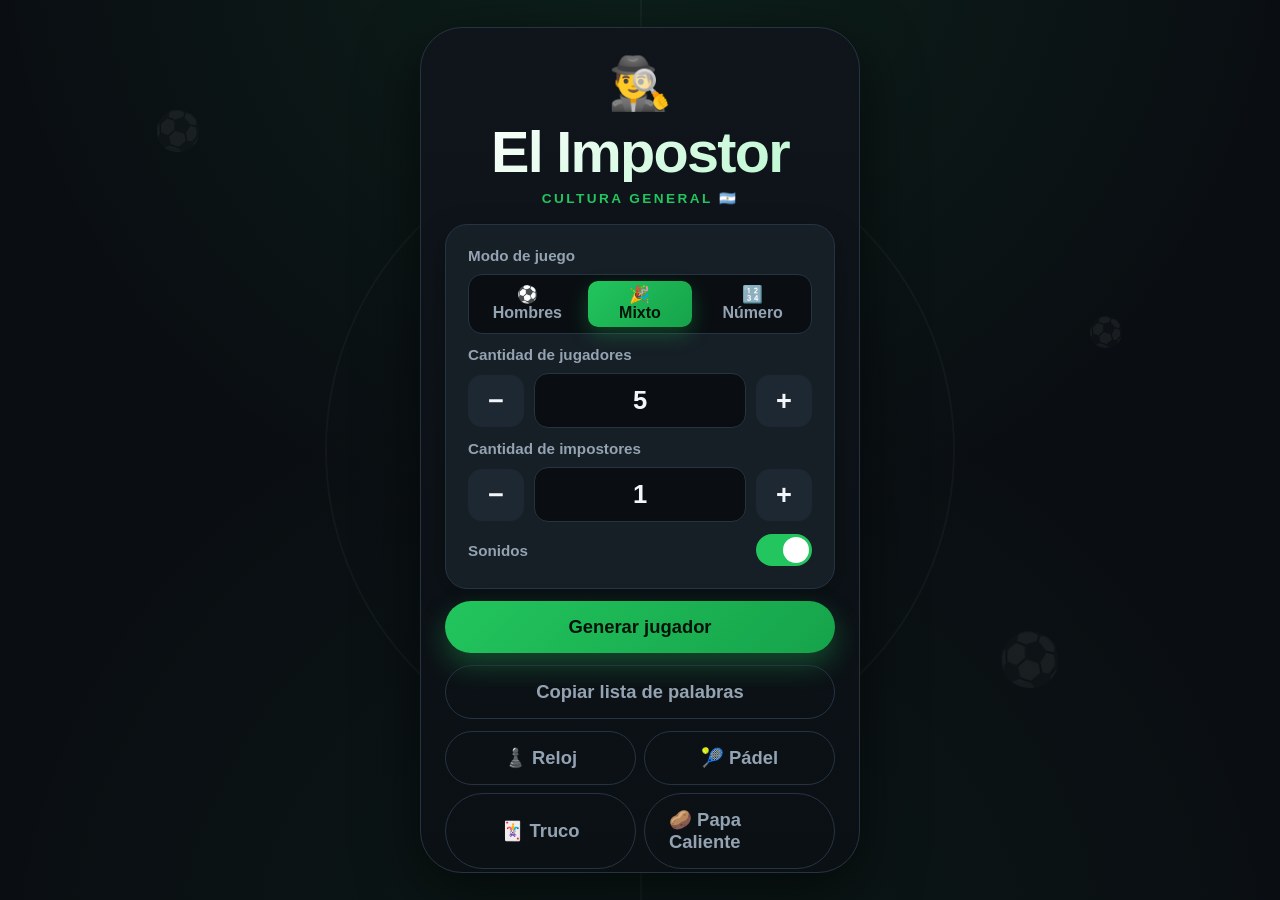
<file: index.html>
<!DOCTYPE html>
<html lang="es">
<head>
  <meta charset="UTF-8" />
  <!-- viewport-fit=cover para aprovechar toda la pantalla en iPhone (notch) -->
  <meta name="viewport" content="width=device-width, initial-scale=1.0, maximum-scale=1.0, user-scalable=no, viewport-fit=cover" />
  <meta name="theme-color" content="#0a0e12" />
  <meta name="apple-mobile-web-app-capable" content="yes" />
  <meta name="apple-mobile-web-app-status-bar-style" content="black-translucent" />
  <title>El Impostor 🕵️‍♂️ · Fútbol, Mixto o Número</title>
  <link rel="stylesheet" href="styles.css?v=1.13.0" />
</head>
<body>
  <!-- Fondo decorativo sutil de fútbol (líneas de cancha + pelotas) -->
  <div class="pitch-bg" aria-hidden="true">
    <div class="pitch-circle"></div>
    <div class="pitch-line"></div>
    <span class="ball b1">⚽</span>
    <span class="ball b2">⚽</span>
    <span class="ball b3">⚽</span>
  </div>

  <!-- Marco tipo app de celular -->
  <main class="phone">

    <!-- ============ PANTALLA 1: CONFIGURACIÓN ============ -->
    <section class="screen is-active" id="screen-config" aria-label="Configuración">
      <div class="brand">
        <div class="brand-emoji">🕵️‍♂️</div>
        <h1 class="title">El Impostor</h1>
        <p class="subtitle" id="app-subtitle">Cultura general 🇦🇷</p>
      </div>

      <div class="card config-card">
        <div class="field">
          <span class="field-label">Modo de juego</span>
          <div class="segmented mode-seg" role="tablist" aria-label="Modo de juego">
            <button type="button" class="seg-btn" role="tab" data-modo="hombres"><span class="seg-ico">⚽</span>Hombres</button>
            <button type="button" class="seg-btn" role="tab" data-modo="mixto"><span class="seg-ico">🎉</span>Mixto</button>
            <button type="button" class="seg-btn" role="tab" data-modo="numero"><span class="seg-ico">🔢</span>Número</button>
          </div>
        </div>

        <label class="field">
          <span class="field-label">Cantidad de jugadores</span>
          <div class="stepper">
            <button type="button" class="step-btn" data-step="players" data-dir="-1" aria-label="Menos jugadores">−</button>
            <input type="number" id="inp-players" value="5" min="2" max="20" inputmode="numeric" readonly />
            <button type="button" class="step-btn" data-step="players" data-dir="1" aria-label="Más jugadores">+</button>
          </div>
        </label>

        <label class="field" id="field-impostors">
          <span class="field-label">Cantidad de impostores</span>
          <div class="stepper">
            <button type="button" class="step-btn" data-step="impostors" data-dir="-1" aria-label="Menos impostores">−</button>
            <input type="number" id="inp-impostors" value="1" min="1" max="19" inputmode="numeric" readonly />
            <button type="button" class="step-btn" data-step="impostors" data-dir="1" aria-label="Más impostores">+</button>
          </div>
        </label>

        <!-- sólo en modo Número: hasta qué número se sortea -->
        <div class="field" id="field-rango" hidden>
          <span class="field-label">Número entre 1 y…</span>
          <div class="segmented rango-presets" role="group" aria-label="Número máximo">
            <button type="button" class="seg-btn" data-rango="10">10</button>
            <button type="button" class="seg-btn" data-rango="50">50</button>
            <button type="button" class="seg-btn" data-rango="100">100</button>
            <button type="button" class="seg-btn" data-rango="1000">1000</button>
          </div>
        </div>

        <label class="toggle-row">
          <span class="field-label">Sonidos</span>
          <input type="checkbox" id="inp-sound" class="toggle" checked />
          <span class="toggle-track" aria-hidden="true"></span>
        </label>

        <p class="hint" id="config-hint"></p>
      </div>

      <button class="btn btn-primary" id="btn-generate">Generar jugador</button>
      <button class="btn btn-ghost" id="btn-copy">Copiar lista de jugadores</button>
      <div class="extras-row">
        <button class="btn btn-ghost" id="btn-open-clock">♟️ Reloj</button>
        <button class="btn btn-ghost" id="btn-open-padel">🎾 Pádel</button>
        <button class="btn btn-ghost" id="btn-open-truco">🃏 Truco</button>
        <a class="btn btn-ghost" id="btn-open-papa" href="papa.html">🥔 Papa Caliente</a>
      </div>

      <p class="version" id="app-version">v0.0.0</p>
    </section>

    <!-- ============ PANTALLA 2: PASAR EL CELULAR ============ -->
    <section class="screen" id="screen-handoff" aria-label="Pasar el celular">
      <p class="counter" id="counter">Jugador 1 de 5</p>
      <div class="card handoff-card">
        <div class="handoff-emoji">📲</div>
        <h2 class="handoff-title">Pasale el celu a este jugador</h2>
        <p class="handoff-sub">Cuando lo tengas en la mano, mirá tu rol en privado.</p>
      </div>
      <button class="btn btn-primary" id="btn-reveal">Ver mi rol</button>
    </section>

    <!-- ============ PANTALLA 3: REVELACIÓN DEL ROL ============ -->
    <section class="screen" id="screen-reveal" aria-label="Tu rol">
      <p class="counter" id="counter-reveal">Jugador 1 de 5</p>

      <!-- Tarjeta normal: muestra el futbolista en grande -->
      <div class="card reveal-card reveal-player" id="reveal-player">
        <p class="reveal-eyebrow" id="reveal-eyebrow">Tu palabra es</p>
        <p class="player-name" id="player-name">—</p>
        <p class="reveal-foot">Memorizalo y no lo digas en voz alta.</p>
      </div>

      <!-- Tarjeta impostor -->
      <div class="card reveal-card reveal-impostor" id="reveal-impostor" hidden>
        <p class="impostor-emoji">🤫</p>
        <p class="impostor-text">Sos el impostor</p>
        <p class="reveal-foot">Disimulá. Nadie debe darse cuenta.</p>
      </div>

      <button class="btn btn-primary" id="btn-next">Siguiente jugador</button>
    </section>

    <!-- ============ PANTALLA 4: FINAL ============ -->
    <section class="screen" id="screen-final" aria-label="Fin del reparto">
      <div class="card final-card">
        <div class="final-emoji">🎉⚽</div>
        <h2 class="final-title">Todos recibieron su rol.<br />¡Empieza el juego!</h2>
      </div>
      <button class="btn btn-primary" id="btn-newgame">Nueva partida</button>
      <button class="btn btn-ghost" id="btn-back-config">Cambiar configuración</button>

      <p class="version">v0.0.0</p>
    </section>

    <!-- ============ MODO NÚMERO · A: QUIÉN ADIVINA ============ -->
    <section class="screen" id="screen-num-hide" aria-label="Quién adivina">
      <p class="counter" id="num-round">Ronda 1</p>
      <div class="card handoff-card">
        <div class="handoff-emoji">🙈</div>
        <p class="handoff-sub">Adivina</p>
        <h2 class="handoff-title num-who" id="num-who">Jugador 1</h2>
        <p class="handoff-sub">No tiene que mirar la pantalla. El resto, tocá «Mostrar número».</p>
      </div>
      <button class="btn btn-primary" id="btn-num-show">Mostrar número</button>
    </section>

    <!-- ============ MODO NÚMERO · B: EL NÚMERO (para todos menos el que adivina) ============ -->
    <section class="screen" id="screen-num-show" aria-label="El número">
      <p class="counter" id="num-who-show">🙈 Jugador 1 no mira</p>
      <div class="card reveal-card">
        <p class="reveal-eyebrow">El número es</p>
        <p class="player-name num-value" id="num-value">—</p>
        <p class="reveal-foot">Memorícenlo y pásenle el celu al que adivina.</p>
      </div>
      <button class="btn btn-primary" id="btn-num-hide">Ocultar y adivinar</button>
    </section>

    <!-- ============ MODO NÚMERO · C: ADIVINAR ============ -->
    <section class="screen" id="screen-num-guess" aria-label="Adiviná el número">
      <p class="counter" id="num-who-guess">Jugador 1</p>
      <div class="card guess-card">
        <h2 class="handoff-title">¿Qué número es?</h2>
        <p class="handoff-sub" id="num-range">Entre 1 y 100</p>
        <form class="guess-form" id="num-form" autocomplete="off" novalidate>
          <input type="number" id="inp-guess" class="guess-input" inputmode="numeric" min="1" max="100" placeholder="?" />
          <button type="submit" class="btn btn-primary" id="btn-guess">Probar</button>
        </form>
        <p class="guess-feedback" id="num-feedback"></p>
        <p class="guess-tries" id="num-tries">Intentos: 0</p>
      </div>
      <button class="btn btn-ghost" id="btn-num-again">Otra ronda</button>
      <button class="btn btn-ghost" id="btn-num-config">Cambiar configuración</button>
    </section>

    <!-- ============ PANTALLA 5: CONFIG DEL RELOJ DE AJEDREZ ============ -->
    <section class="screen" id="screen-clock-config" aria-label="Configurar reloj de ajedrez">
      <div class="brand">
        <div class="brand-emoji">♟️</div>
        <h1 class="title">Reloj</h1>
        <p class="subtitle">Reloj de ajedrez</p>
      </div>

      <div class="card config-card">
        <label class="field">
          <span class="field-label">Minutos por jugador</span>
          <div class="stepper">
            <button type="button" class="step-btn" data-step="minutes" data-dir="-1" aria-label="Menos minutos">−</button>
            <input type="number" id="inp-minutes" value="5" min="1" max="60" inputmode="numeric" readonly />
            <button type="button" class="step-btn" data-step="minutes" data-dir="1" aria-label="Más minutos">+</button>
          </div>
        </label>

        <div class="field">
          <span class="field-label">Rápidos</span>
          <div class="segmented clock-presets" role="group" aria-label="Minutos rápidos">
            <button type="button" class="seg-btn" data-preset="1">1'</button>
            <button type="button" class="seg-btn" data-preset="3">3'</button>
            <button type="button" class="seg-btn" data-preset="5">5'</button>
            <button type="button" class="seg-btn" data-preset="10">10'</button>
          </div>
        </div>
      </div>

      <button class="btn btn-primary" id="btn-clock-start">Empezar</button>
      <button class="btn btn-ghost" id="btn-clock-back">Volver</button>
    </section>

    <!-- ============ PANTALLA 6: RELOJ DE AJEDREZ EN JUEGO ============ -->
    <section class="screen" id="screen-clock" aria-label="Reloj de ajedrez">
      <div class="clock-wrap">
        <!-- mitad superior: rotada 180° para el jugador de enfrente -->
        <button type="button" class="clock-half clock-top" id="clock-top">
          <span class="clock-time" id="time-top">5:00</span>
          <span class="clock-tap">Tocá para pasar el turno</span>
        </button>

        <div class="clock-controls">
          <button type="button" class="clock-ctrl" id="clock-pause" aria-label="Pausar / reanudar">⏸</button>
          <button type="button" class="clock-ctrl" id="clock-reset" aria-label="Reiniciar">↺</button>
          <button type="button" class="clock-ctrl" id="clock-exit" aria-label="Salir">✕</button>
        </div>

        <!-- mitad inferior: jugador de este lado -->
        <button type="button" class="clock-half clock-bottom" id="clock-bottom">
          <span class="clock-time" id="time-bottom">5:00</span>
          <span class="clock-tap">Tocá para pasar el turno</span>
        </button>
      </div>
    </section>

    <!-- ============ PÁDEL · CONFIGURACIÓN ============ -->
    <section class="screen" id="screen-padel-config" aria-label="Configurar partido de pádel">
      <div class="brand">
        <div class="brand-emoji">🎾</div>
        <h1 class="title">Pádel</h1>
        <p class="subtitle">Contador</p>
      </div>

      <div class="card config-card">
        <div class="field">
          <span class="field-label">Cancha</span>
          <div class="segmented padel-canchas" role="group" aria-label="Cancha">
            <button type="button" class="seg-btn" data-cancha="1">1</button>
            <button type="button" class="seg-btn" data-cancha="2">2</button>
            <button type="button" class="seg-btn" data-cancha="3">3</button>
            <button type="button" class="seg-btn" data-cancha="4">4</button>
          </div>
        </div>

        <div class="field">
          <span class="field-label">Hora del turno</span>
          <div class="stepper">
            <button type="button" class="step-btn" id="padel-hora-menos" aria-label="Media hora antes">−</button>
            <input type="text" id="padel-hora" value="17:00" readonly aria-label="Hora del turno" />
            <button type="button" class="step-btn" id="padel-hora-mas" aria-label="Media hora después">+</button>
          </div>
        </div>

        <div class="field">
          <span class="field-label">Equipos</span>
          <div class="padel-nombres">
            <input type="text" id="padel-nombre-a" class="text-input team-a" maxlength="18" placeholder="Equipo A" autocomplete="off" />
            <input type="text" id="padel-nombre-b" class="text-input team-b" maxlength="18" placeholder="Equipo B" autocomplete="off" />
          </div>
        </div>
      </div>

      <p class="hint" id="padel-config-aviso"></p>
      <button class="btn btn-primary" id="btn-padel-continuar" hidden>Continuar</button>
      <button class="btn btn-primary" id="btn-padel-empezar">Abrir tablero</button>
      <button class="btn btn-ghost" id="btn-padel-unirme">📲 Marcar desde mi celular</button>
      <button type="button" class="link-btn" id="btn-padel-volver">Volver</button>
    </section>

    <!-- ============ PÁDEL · TABLERO (tocar una mitad = punto de ese equipo) ============ -->
    <section class="screen" id="screen-padel" aria-label="Tablero de pádel">
      <div class="padel-wrap">
        <button type="button" class="padel-half team-a" id="padel-half-a">
          <span class="padel-name" id="padel-name-a">Equipo A</span>
          <span class="padel-pts" id="padel-pts-a">0</span>
          <span class="padel-games"><span class="padel-games-lbl">Games</span><b id="padel-games-a">0</b></span>
          <span class="padel-meta">Sets <b id="padel-sets-a">0</b></span>
        </button>

        <div class="padel-band">
          <div class="padel-info">
            <span class="padel-historial" id="padel-historial"></span>
            <span class="padel-sub"><span class="padel-etiqueta" id="padel-etiqueta"></span><span class="padel-conexion" id="padel-conexion">📡 conectando…</span></span>
          </div>
          <div class="padel-controls">
            <button type="button" class="clock-ctrl" id="padel-deshacer" aria-label="Deshacer último punto">↺</button>
            <button type="button" class="clock-ctrl" id="padel-links" aria-label="Links para marcar desde otro celular">🔗</button>
            <button type="button" class="clock-ctrl" id="padel-salir" aria-label="Salir">✕</button>
          </div>
        </div>

        <button type="button" class="padel-half team-b" id="padel-half-b">
          <span class="padel-name" id="padel-name-b">Equipo B</span>
          <span class="padel-pts" id="padel-pts-b">0</span>
          <span class="padel-games"><span class="padel-games-lbl">Games</span><b id="padel-games-b">0</b></span>
          <span class="padel-meta">Sets <b id="padel-sets-b">0</b></span>
        </button>

        <!-- fin de set (¿seguir o terminar?) y partido terminado -->
        <div class="padel-fin" id="padel-fin" hidden>
          <div class="card padel-fin-card">
            <p class="final-emoji" id="padel-fin-emoji">🎾</p>
            <h2 class="final-title" id="padel-fin-titulo">Set para Equipo A</h2>
            <p class="padel-fin-sets" id="padel-fin-sets"></p>
            <p class="padel-fin-total" id="padel-fin-total"></p>
          </div>
          <button class="btn btn-primary" id="btn-padel-seguir">Seguir jugando</button>
          <button class="btn btn-ghost" id="btn-padel-terminar">Terminar partido</button>
          <button class="btn btn-primary" id="btn-padel-nuevo">Nuevo partido</button>
          <button type="button" class="link-btn" id="btn-padel-fin-deshacer">↺ Deshacer</button>
        </div>
      </div>
    </section>

    <!-- ============ PÁDEL · LINKS PARA MARCAR DESDE OTRO CELULAR ============ -->
    <section class="screen" id="screen-padel-links" aria-label="Conectar celulares">
      <h2 class="handoff-title padel-links-titulo">Conectar celulares</h2>
      <div class="card padel-codigo-card">
        <p class="reveal-eyebrow">Este partido</p>
        <p class="padel-codigo" id="padel-codigo">Cancha 1 · 17:00</p>
        <p class="handoff-sub">En el otro celu: 🎾 Pádel → <b>Marcar desde mi celular</b> → elegir este partido.</p>
      </div>
      <p class="padel-o">o que escanee el QR de su equipo</p>
      <div class="padel-qrs">
        <div class="card padel-qr-card team-a">
          <p class="padel-qr-name" id="padel-qr-name-a">Equipo A</p>
          <div class="padel-qr" id="padel-qr-a"></div>
          <button class="btn btn-ghost padel-share" data-equipo="a">Enviar link</button>
        </div>
        <div class="card padel-qr-card team-b">
          <p class="padel-qr-name" id="padel-qr-name-b">Equipo B</p>
          <div class="padel-qr" id="padel-qr-b"></div>
          <button class="btn btn-ghost padel-share" data-equipo="b">Enviar link</button>
        </div>
      </div>
      <p class="hint" id="padel-links-aviso"></p>
      <button class="btn btn-primary" id="btn-padel-links-volver">Volver al tablero</button>
    </section>

    <!-- ============ PÁDEL · MARCAR DESDE MI CELULAR: ELEGIR PARTIDO ============ -->
    <section class="screen" id="screen-padel-join" aria-label="Elegir partido">
      <div class="brand">
        <div class="brand-emoji">📲</div>
        <h1 class="title">Marcar</h1>
        <p class="subtitle" id="padel-join-sub">Elegí tu partido</p>
      </div>

      <div class="card config-card">
        <!-- paso 1: partidos abiertos hoy -->
        <div class="padel-lista" id="padel-lista"></div>
        <p class="padel-join-estado" id="padel-join-estado"></p>

        <!-- paso 2: qué marca este celular -->
        <div class="padel-equipos" id="padel-join-equipos" hidden>
          <p class="padel-elegido" id="padel-elegido">Cancha 1 · 17:00</p>
          <span class="field-label">¿Qué vas a marcar?</span>
          <button type="button" class="btn padel-equipo-btn team-a" id="padel-unir-a">Equipo A</button>
          <button type="button" class="btn padel-equipo-btn team-b" id="padel-unir-b">Equipo B</button>
          <button type="button" class="btn padel-equipo-btn ambos" id="padel-unir-ambos">Los dos equipos</button>
        </div>
      </div>

      <button class="btn btn-ghost" id="btn-padel-actualizar">↻ Actualizar</button>
      <button type="button" class="link-btn" id="btn-padel-join-volver">Volver</button>
    </section>

    <!-- ============ PÁDEL · CONTROL (celular que marca) ============ -->
    <section class="screen" id="screen-padel-remote" aria-label="Marcar puntos">
      <div class="padel-remote-top">
        <p class="padel-estado" id="padel-remote-estado">Conectando…</p>
        <span class="padel-remote-links">
          <button type="button" class="link-btn" id="padel-remote-cambiar">Cambiar</button>
          <button type="button" class="link-btn" id="padel-remote-salir">Salir</button>
        </span>
      </div>

      <div class="card padel-mini">
        <div class="padel-mini-row team-a" id="padel-mini-a">
          <span class="padel-mini-name" id="padel-mini-name-a">Equipo A</span>
          <span class="padel-mini-sets" id="padel-mini-sets-a"></span>
          <span class="padel-mini-games" id="padel-mini-games-a">0</span>
          <span class="padel-mini-pts" id="padel-mini-pts-a">0</span>
        </div>
        <div class="padel-mini-row team-b" id="padel-mini-b">
          <span class="padel-mini-name" id="padel-mini-name-b">Equipo B</span>
          <span class="padel-mini-sets" id="padel-mini-sets-b"></span>
          <span class="padel-mini-games" id="padel-mini-games-b">0</span>
          <span class="padel-mini-pts" id="padel-mini-pts-b">0</span>
        </div>
        <p class="padel-etiqueta" id="padel-remote-etiqueta"></p>
      </div>

      <!-- botón gigante de mi equipo, o uno por equipo si marca los dos -->
      <div class="padel-botones">
        <button type="button" class="padel-boton team-a" id="padel-remote-punto-a" disabled>
          <span class="padel-boton-txt">Punto para</span>
          <span class="padel-boton-equipo" id="padel-remote-equipo-a">Equipo A</span>
        </button>
        <button type="button" class="padel-boton team-b" id="padel-remote-punto-b" disabled>
          <span class="padel-boton-txt">Punto para</span>
          <span class="padel-boton-equipo" id="padel-remote-equipo-b">Equipo B</span>
        </button>
      </div>
      <button class="btn btn-ghost" id="padel-remote-deshacer" disabled>↺ Deshacer mi punto</button>
    </section>

    <!-- ============ TRUCO · CONFIGURACIÓN ============ -->
    <section class="screen" id="screen-truco-config" aria-label="Configurar truco">
      <div class="brand">
        <div class="brand-emoji">🃏</div>
        <h1 class="title">Truco</h1>
        <p class="subtitle">Contador</p>
      </div>

      <div class="card config-card">
        <div class="field">
          <span class="field-label">Se juega a</span>
          <div class="segmented truco-metas" role="group" aria-label="Puntos para ganar">
            <button type="button" class="seg-btn" data-meta="15">15</button>
            <button type="button" class="seg-btn" data-meta="30">30</button>
          </div>
        </div>

        <div class="field">
          <span class="field-label">Equipos</span>
          <div class="padel-nombres">
            <input type="text" id="truco-nombre-a" class="text-input team-a" maxlength="14" placeholder="Nosotros" autocomplete="off" />
            <input type="text" id="truco-nombre-b" class="text-input team-b" maxlength="14" placeholder="Ellos" autocomplete="off" />
          </div>
        </div>
      </div>

      <button class="btn btn-primary" id="btn-truco-seguir" hidden>Seguir partido</button>
      <button class="btn btn-primary" id="btn-truco-empezar">Empezar</button>
      <button type="button" class="link-btn" id="btn-truco-volver">Volver</button>
    </section>

    <!-- ============ TRUCO · TABLERO (tocar una columna = +1 para ese equipo) ============ -->
    <section class="screen" id="screen-truco" aria-label="Tablero de truco">
      <div class="truco-wrap">
        <div class="truco-band">
          <span class="truco-meta" id="truco-meta">A 30</span>
          <div class="padel-controls">
            <button type="button" class="clock-ctrl" id="truco-deshacer" aria-label="Deshacer">↺</button>
            <button type="button" class="clock-ctrl" id="truco-salir" aria-label="Salir">✕</button>
          </div>
        </div>

        <div class="truco-cols">
          <div class="truco-col team-a">
            <button type="button" class="truco-tap" id="truco-tap-a">
              <span class="truco-name" id="truco-name-a">Nosotros</span>
              <span class="truco-pts" id="truco-pts-a">0</span>
              <span class="truco-etapa" id="truco-etapa-a"></span>
              <span class="truco-fosforos" id="truco-fosforos-a"></span>
            </button>
            <button type="button" class="truco-menos" id="truco-menos-a" aria-label="Restar un punto">−</button>
          </div>
          <div class="truco-col team-b">
            <button type="button" class="truco-tap" id="truco-tap-b">
              <span class="truco-name" id="truco-name-b">Ellos</span>
              <span class="truco-pts" id="truco-pts-b">0</span>
              <span class="truco-etapa" id="truco-etapa-b"></span>
              <span class="truco-fosforos" id="truco-fosforos-b"></span>
            </button>
            <button type="button" class="truco-menos" id="truco-menos-b" aria-label="Restar un punto">−</button>
          </div>
        </div>

        <div class="padel-fin" id="truco-fin" hidden>
          <div class="card padel-fin-card">
            <p class="final-emoji">🏆🃏</p>
            <h2 class="final-title" id="truco-fin-titulo">¡Ganó Nosotros!</h2>
            <p class="padel-fin-sets" id="truco-fin-total"></p>
          </div>
          <button class="btn btn-primary" id="btn-truco-revancha">Revancha</button>
          <button type="button" class="link-btn" id="truco-fin-deshacer">↺ Deshacer</button>
        </div>
      </div>
    </section>

  </main>

  <script src="script.js?v=1.13.0" defer></script>
  <script src="padel-reglas.js?v=1.13.0" defer></script>
  <script src="padel.js?v=1.13.0" defer></script>
  <script src="truco.js?v=1.13.0" defer></script>
</body>
</html>
</file>
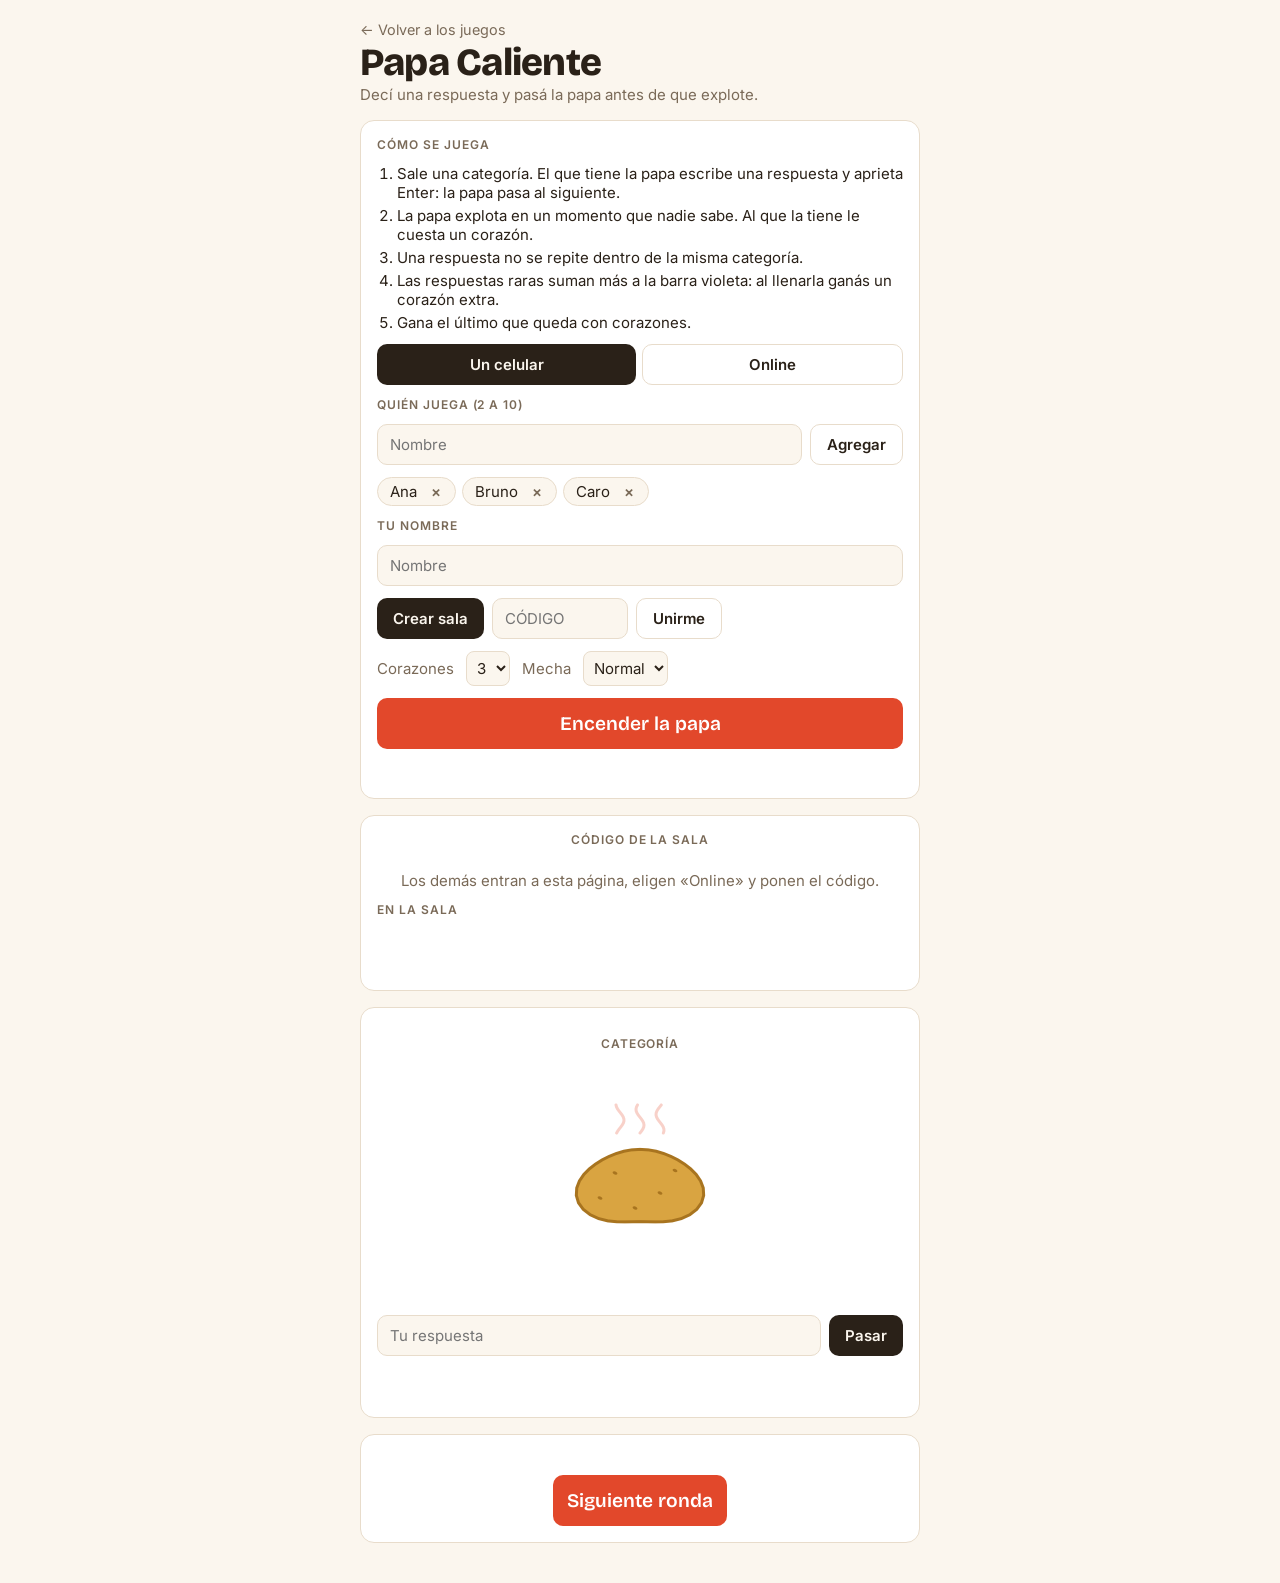
<file: papa.html>
<!doctype html>
<html lang="es">
<head>
<meta charset="utf-8">
<meta name="viewport" content="width=device-width, initial-scale=1, viewport-fit=cover">
<title>Papa Caliente</title>
<link rel="stylesheet" href="https://fonts.googleapis.com/css2?family=Bricolage+Grotesque:wght@600;800&family=Inter:wght@400;600&display=swap">
<style>
/* Layout: una sola columna centrada, tablero de juego tipo cocina; la papa es el centro */
:root{
  --bg:#fbf6ee;--panel:#fff;--fg:#2a2118;--muted:#7a6a58;--line:#e8dccb;
  --papa:#d9a441;--papa-dark:#a8741f;--fire:#e2482b;--ok:#2f8f5b;--rare:#7a4fd0;
  --display:"Bricolage Grotesque",system-ui,sans-serif;--body:Inter,system-ui,sans-serif;
}
@media (prefers-color-scheme:dark){:root:not([data-theme="light"]){--bg:#1a1511;--panel:#251e18;--fg:#f3e9dc;--muted:#b5a490;--line:#3a3028;--papa:#e0ad4c;--papa-dark:#b8862e;--fire:#ff6a4a;--ok:#4cc184;--rare:#a985f0;color-scheme:dark}}
:root[data-theme="dark"]{--bg:#1a1511;--panel:#251e18;--fg:#f3e9dc;--muted:#b5a490;--line:#3a3028;--papa:#e0ad4c;--papa-dark:#b8862e;--fire:#ff6a4a;--ok:#4cc184;--rare:#a985f0;color-scheme:dark}
html,body{height:100%}
body{background:var(--bg);color:var(--fg);font-family:var(--body);font-size:15px}
.wrap{max-width:560px;margin:0 auto;padding-block:20px 40px;padding-left:max(16px,env(safe-area-inset-left,0px));padding-right:max(16px,env(safe-area-inset-right,0px));display:flex;flex-direction:column;gap:16px}
h1{font-family:var(--display);font-weight:800;font-size:2.4rem;margin:0;letter-spacing:-.02em;text-wrap:balance}
.sub{color:var(--muted);margin:0}
.card{background:var(--panel);border:1px solid var(--line);border-radius:14px;padding:16px;display:flex;flex-direction:column;gap:12px}
.lbl{font-size:.75rem;text-transform:uppercase;letter-spacing:.08em;color:var(--muted);font-weight:600}
ol.rules{margin:0;padding-left:20px;display:flex;flex-direction:column;gap:4px}
.row{display:flex;gap:8px;flex-wrap:wrap}
input[type=text]{flex:1;min-width:0;font:inherit;padding:10px 12px;border:1px solid var(--line);border-radius:10px;background:var(--bg);color:var(--fg)}
button{font:inherit;font-weight:600;border:0;border-radius:10px;padding:10px 16px;cursor:pointer;background:var(--fg);color:var(--bg)}
button.ghost{background:transparent;color:var(--fg);border:1px solid var(--line)}
button.big{font-family:var(--display);font-size:1.2rem;padding:14px;background:var(--fire);color:#fff}
button:focus-visible,input:focus-visible{outline:3px solid var(--papa);outline-offset:2px}
.chips{display:flex;flex-wrap:wrap;gap:6px}
.chip{background:var(--bg);border:1px solid var(--line);border-radius:999px;padding:4px 6px 4px 12px;display:flex;align-items:center;gap:6px}
.chip button{padding:0 8px;background:transparent;color:var(--muted)}
.opts{display:flex;gap:12px;flex-wrap:wrap;align-items:center;color:var(--muted)}
select{font:inherit;padding:6px;border-radius:8px;border:1px solid var(--line);background:var(--bg);color:var(--fg)}
/* juego */
.players{display:grid;grid-template-columns:repeat(auto-fill,minmax(120px,1fr));gap:8px}
.pl{border:1px solid var(--line);border-radius:10px;padding:8px 10px;background:var(--panel);display:flex;flex-direction:column;gap:4px}
.pl.on{border-color:var(--fire);box-shadow:0 0 0 2px var(--fire)}
.pl.out{opacity:.4}
.pl .n{font-weight:600;overflow:hidden;text-overflow:ellipsis;white-space:nowrap}
.hearts{color:var(--fire);letter-spacing:1px}
.bar{height:5px;background:var(--line);border-radius:3px;overflow:hidden}
.bar i{display:block;height:100%;background:var(--rare);transition:width .3s}
.cat{font-family:var(--display);font-size:1.6rem;font-weight:800;text-align:center;text-wrap:balance;margin:0}
.stage{display:flex;justify-content:center;padding:8px 0}
canvas{width:200px;height:200px;max-width:100%}
.turn{text-align:center;font-size:1.1rem}
.turn b{color:var(--fire)}
.msg{text-align:center;min-height:1.4em;font-weight:600}
.msg.ok{color:var(--ok)}.msg.bad{color:var(--fire)}.msg.rare{color:var(--rare)}
.used{display:flex;flex-wrap:wrap;gap:6px;justify-content:center}
.used span{font-size:.85rem;padding:2px 10px;border-radius:999px;background:var(--bg);border:1px solid var(--line)}
.used span.r2{border-color:var(--papa-dark)}.used span.r3{border-color:var(--rare);color:var(--rare)}
.boom{text-align:center;display:flex;flex-direction:column;gap:12px;align-items:center}
.boom h2{font-family:var(--display);font-size:2rem;margin:0;color:var(--fire)}
@media (prefers-reduced-motion:reduce){*{transition:none!important}}
</style>
<style>
body{margin:0}
.tabs{display:flex;gap:6px}.tabs button{flex:1}.tabs button[aria-pressed=false]{background:transparent;color:var(--fg);border:1px solid var(--line)}
.code{font-family:var(--display);font-size:2rem;font-weight:800;letter-spacing:.15em;text-align:center}
.back{color:var(--muted);text-decoration:none;font-size:.9rem}
</style>
</head>
<body>
<div class="wrap">
  <header>
    <a class="back" href="index.html">← Volver a los juegos</a>
    <h1>Papa Caliente</h1>
    <p class="sub">Decí una respuesta y pasá la papa antes de que explote.</p>
  </header>

  <section id="setup" class="card">
    <div class="lbl">Cómo se juega</div>
    <ol class="rules">
      <li>Sale una categoría. El que tiene la papa escribe una respuesta y aprieta Enter: la papa pasa al siguiente.</li>
      <li>La papa explota en un momento que nadie sabe. Al que la tiene le cuesta un corazón.</li>
      <li>Una respuesta no se repite dentro de la misma categoría.</li>
      <li>Las respuestas raras suman más a la barra violeta: al llenarla ganás un corazón extra.</li>
      <li>Gana el último que queda con corazones.</li>
    </ol>
    <div class="tabs" role="group" aria-label="Modo">
      <button type="button" id="tabLocal" aria-pressed="true">Un celular</button>
      <button type="button" id="tabOnline" aria-pressed="false">Online</button>
    </div>

    <div id="localBox" class="card" style="padding:0;border:0">
      <div class="lbl">Quién juega (2 a 10)</div>
      <form id="addForm" class="row">
        <input type="text" id="nameIn" placeholder="Nombre" maxlength="16" autocomplete="off">
        <button type="submit" class="ghost">Agregar</button>
      </form>
      <div id="chips" class="chips"></div>
    </div>

    <div id="onlineBox" class="card" style="padding:0;border:0" hidden>
      <div class="lbl">Tu nombre</div>
      <input type="text" id="myName" placeholder="Nombre" maxlength="16" autocomplete="off">
      <div class="row">
        <button type="button" id="hostBtn">Crear sala</button>
        <input type="text" id="codeIn" placeholder="Código" maxlength="4" autocomplete="off" style="text-transform:uppercase;max-width:110px">
        <button type="button" id="joinBtn" class="ghost">Unirme</button>
      </div>
    </div>

    <div class="opts" id="optsBox">
      <label for="livesSel">Corazones</label>
      <select id="livesSel"><option>2</option><option selected>3</option><option>4</option><option>5</option></select>
      <label for="speedSel">Mecha</label>
      <select id="speedSel"><option value="1.3">Larga</option><option value="1" selected>Normal</option><option value="0.7">Corta</option></select>
    </div>
    <button id="startBtn" class="big">Encender la papa</button>
    <div id="setupMsg" class="msg bad"></div>
  </section>

  <section id="lobby" class="card" hidden>
    <div class="lbl" style="text-align:center">Código de la sala</div>
    <div id="lobbyCode" class="code"></div>
    <p class="sub" style="text-align:center">Los demás entran a esta página, eligen «Online» y ponen el código.</p>
    <div class="lbl">En la sala</div>
    <div id="lobbyList" class="chips"></div>
    <div id="lobbyOpts" class="opts"></div>
    <button id="lobbyStart" class="big" hidden>Empezar</button>
    <div id="lobbyMsg" class="msg"></div>
  </section>

  <section id="game" class="card" hidden>
    <div id="players" class="players"></div>
    <div class="lbl" style="text-align:center">Categoría</div>
    <p id="cat" class="cat"></p>
    <div class="stage"><canvas id="cv" width="400" height="400"></canvas></div>
    <div id="turn" class="turn"></div>
    <form id="ansForm" class="row">
      <input type="text" id="ansIn" placeholder="Tu respuesta" autocomplete="off" maxlength="40">
      <button type="submit">Pasar</button>
    </form>
    <div id="msg" class="msg"></div>
    <div id="used" class="used"></div>
  </section>

  <section id="boom" class="card boom" hidden>
    <h2 id="boomT"></h2>
    <p id="boomP" style="margin:0"></p>
    <button id="nextBtn" class="big">Siguiente ronda</button>
  </section>
</div>
<script src="papa-categorias.js?v=1.13.0"></script>
<script src="papa.js?v=1.13.0"></script>
</body>
</html>
</file>
<file: styles.css>
/* ===================================================================
   El Impostor · Fútbol — Estilos
   Tema oscuro moderno, mobile-first, con onda de app de iPhone.
   =================================================================== */

/* ---------- Variables de diseño ---------- */
:root {
  --bg:         #0a0e12;   /* fondo general */
  --bg-2:       #0f151b;   /* fondo del "celular" */
  --card:       #161e26;   /* tarjetas */
  --card-2:     #1d2832;   /* tarjetas (hover/alt) */
  --border:     #263442;
  --text:       #f2f6fa;
  --text-soft:  #94a3b2;
  --accent:     #22c55e;   /* verde cancha */
  --accent-2:   #16a34a;
  --danger:     #ef4444;   /* impostor */
  --team-a:     #22c55e;   /* pádel: equipo A (verde) */
  --team-a-2:   #16a34a;
  --team-b:     #38bdf8;   /* pádel: equipo B (celeste) */
  --team-b-2:   #0ea5e9;
  --danger-2:   #b91c1c;
  --radius:     22px;
  --radius-sm:  14px;
  --shadow:     0 20px 60px rgba(0, 0, 0, 0.55);
  --ease:       cubic-bezier(0.22, 1, 0.36, 1); /* easing suave tipo iOS */
}

/* ---------- Reset básico ---------- */
* { margin: 0; padding: 0; box-sizing: border-box; }

html, body { height: 100%; }

/* el atributo hidden gana siempre (si no, .field{display:flex} lo pisa) */
[hidden] { display: none !important; }

body {
  font-family: -apple-system, BlinkMacSystemFont, "Segoe UI", Roboto, "Helvetica Neue", Arial, sans-serif;
  background: var(--bg);
  color: var(--text);
  display: grid;
  place-items: center;
  min-height: 100dvh;
  overflow: hidden;
  -webkit-font-smoothing: antialiased;
  -webkit-tap-highlight-color: transparent;
  user-select: none;
}

/* ===================================================================
   Fondo decorativo de fútbol (líneas de cancha + pelotas flotantes)
   =================================================================== */
.pitch-bg {
  position: fixed;
  inset: 0;
  overflow: hidden;
  z-index: 0;
  /* degradado verde muy sutil para insinuar el césped */
  background:
    radial-gradient(circle at 50% -10%, rgba(34, 197, 94, 0.10), transparent 55%),
    radial-gradient(circle at 50% 110%, rgba(34, 197, 94, 0.06), transparent 55%),
    var(--bg);
}

/* círculo central de la cancha */
.pitch-circle {
  position: absolute;
  top: 50%; left: 50%;
  width: 70vmin; height: 70vmin;
  transform: translate(-50%, -50%);
  border: 2px solid rgba(255, 255, 255, 0.035);
  border-radius: 50%;
}

/* línea de medio campo */
.pitch-line {
  position: absolute;
  top: 0; bottom: 0; left: 50%;
  width: 2px;
  background: rgba(255, 255, 255, 0.035);
}

/* pelotas decorativas que flotan suavemente */
.ball {
  position: absolute;
  font-size: 2.4rem;
  opacity: 0.06;
  filter: grayscale(0.2);
  animation: float 9s ease-in-out infinite;
}
.ball.b1 { top: 12%; left: 12%; animation-delay: 0s; }
.ball.b2 { top: 70%; left: 78%; animation-delay: 2.5s; font-size: 3.2rem; }
.ball.b3 { top: 35%; left: 85%; animation-delay: 5s; font-size: 1.8rem; }

@keyframes float {
  0%, 100% { transform: translateY(0) rotate(0deg); }
  50%      { transform: translateY(-22px) rotate(20deg); }
}

/* ===================================================================
   Marco tipo celular
   =================================================================== */
.phone {
  position: relative;
  z-index: 1;
  width: min(440px, 100vw);
  height: 100dvh;
  max-height: 920px;
  background: linear-gradient(180deg, var(--bg-2), #0b1015);
  border-radius: 0;
  padding: max(env(safe-area-inset-top), 26px) 24px max(env(safe-area-inset-bottom), 26px);
  display: flex;
  flex-direction: column;
  overflow: hidden;
}

/* En pantallas grandes el "celular" se ve flotando con marco redondeado */
@media (min-width: 480px) {
  .phone {
    height: min(880px, 94dvh);
    border-radius: 42px;
    border: 1px solid var(--border);
    box-shadow: var(--shadow);
  }
}

/* ===================================================================
   Sistema de pantallas + transiciones elegantes
   =================================================================== */
.screen {
  position: absolute;
  inset: 0;
  padding: inherit;
  display: none;
  flex-direction: column;
  gap: 18px;
  /* si el contenido no entra (iPhone SE/8), se scrollea en vez de cortarse */
  overflow-y: auto;
  overscroll-behavior: contain;
  scrollbar-width: none;
}
.screen::-webkit-scrollbar { display: none; }

/* centrado vertical con márgenes auto en vez de justify-content:center:
   cuando el contenido es más alto que la pantalla, los márgenes valen 0 y
   arranca arriba (center lo recortaba por los dos lados, sin scroll posible) */
.screen > :first-child { margin-top: auto; }
.screen > :last-child  { margin-bottom: auto; }

.screen.is-active {
  display: flex;
  animation: screen-in 0.5s var(--ease) both;
}

/* la pantalla que sale (clase temporal puesta por JS) */
.screen.is-leaving {
  display: flex;
  animation: screen-out 0.32s var(--ease) both;
  pointer-events: none;
}

@keyframes screen-in {
  from { opacity: 0; transform: translateX(34px) scale(0.98); }
  to   { opacity: 1; transform: translateX(0)    scale(1); }
}
@keyframes screen-out {
  from { opacity: 1; transform: translateX(0)     scale(1); }
  to   { opacity: 0; transform: translateX(-34px) scale(0.98); }
}

/* ===================================================================
   Tipografía y branding
   =================================================================== */
.brand { text-align: center; margin-bottom: 6px; }
.brand-emoji { font-size: 3.2rem; margin-bottom: 10px; }

.title {
  font-size: clamp(2.6rem, 11vw, 3.6rem);
  font-weight: 800;
  letter-spacing: -0.03em;
  line-height: 1;
  background: linear-gradient(135deg, #ffffff, #b7f7cd);
  -webkit-background-clip: text;
  background-clip: text;
  color: transparent;
}
.subtitle {
  margin-top: 8px;
  color: var(--accent);
  font-weight: 700;
  letter-spacing: 0.18em;
  text-transform: uppercase;
  font-size: 0.85rem;
}

/* ===================================================================
   Tarjetas
   =================================================================== */
.card {
  background: var(--card);
  border: 1px solid var(--border);
  border-radius: var(--radius);
  padding: 22px;
  box-shadow: 0 10px 30px rgba(0, 0, 0, 0.25);
}

/* ---------- Configuración ---------- */
.config-card { display: flex; flex-direction: column; gap: 18px; }

.field { display: flex; flex-direction: column; gap: 10px; }
.field-label {
  font-size: 0.95rem;
  font-weight: 600;
  color: var(--text-soft);
}

.stepper {
  display: grid;
  grid-template-columns: 56px 1fr 56px;
  gap: 10px;
  align-items: center;
}
.stepper input {
  background: var(--bg);
  border: 1px solid var(--border);
  border-radius: var(--radius-sm);
  color: var(--text);
  font-size: 1.6rem;
  font-weight: 800;
  text-align: center;
  padding: 12px 0;
  width: 100%;
  -moz-appearance: textfield;
}
.stepper input::-webkit-outer-spin-button,
.stepper input::-webkit-inner-spin-button { -webkit-appearance: none; margin: 0; }

.step-btn {
  height: 52px;
  border: none;
  border-radius: var(--radius-sm);
  background: var(--card-2);
  color: var(--text);
  font-size: 1.7rem;
  font-weight: 700;
  cursor: pointer;
  transition: transform 0.12s var(--ease), background 0.2s;
}
.step-btn:active { transform: scale(0.9); background: var(--accent); color: #04130a; }

/* ---------- Selector de modo (segmented control) ---------- */
.segmented {
  display: grid;
  grid-template-columns: 1fr 1fr;
  gap: 8px;
  background: var(--bg);
  border: 1px solid var(--border);
  border-radius: var(--radius-sm);
  padding: 6px;
}
.seg-btn {
  border: none;
  border-radius: 10px;
  background: transparent;
  color: var(--text-soft);
  font-family: inherit;
  font-size: 1rem;
  font-weight: 700;
  padding: 13px 8px;
  cursor: pointer;
  transition: transform 0.12s var(--ease), background 0.2s var(--ease), color 0.2s var(--ease);
}
.seg-btn:active { transform: scale(0.96); }
/* selector de modo con 3 opciones: emoji arriba, texto abajo para que entre en 375px */
.mode-seg { grid-template-columns: repeat(3, 1fr); }
.mode-seg .seg-btn {
  display: flex;
  flex-direction: column;
  align-items: center;
  padding: 5px 4px;
  line-height: 1.15;
}
.seg-ico { font-size: 1.05rem; line-height: 1.1; }

.seg-btn.is-selected {
  background: linear-gradient(135deg, var(--accent), var(--accent-2));
  color: #04130a;
  box-shadow: 0 8px 20px rgba(34, 197, 94, 0.28);
}

/* toggle de sonidos */
.toggle-row {
  display: flex;
  align-items: center;
  justify-content: space-between;
  position: relative;
}
.toggle { position: absolute; opacity: 0; width: 0; height: 0; }
.toggle-track {
  width: 56px; height: 32px;
  border-radius: 999px;
  background: var(--border);
  position: relative;
  transition: background 0.25s var(--ease);
}
.toggle-track::after {
  content: "";
  position: absolute;
  top: 3px; left: 3px;
  width: 26px; height: 26px;
  border-radius: 50%;
  background: #fff;
  transition: transform 0.25s var(--ease);
}
.toggle:checked + .toggle-track { background: var(--accent); }
.toggle:checked + .toggle-track::after { transform: translateX(24px); }

.hint {
  font-size: 0.85rem;
  color: var(--danger);
  min-height: 1.2em;
  text-align: center;
}
/* sin aviso no ocupa lugar: dejaba ~30 px vacíos al pie de la tarjeta */
.hint:empty { display: none; }

/* etiqueta de versión (da sensación de app cuidada) */
.version {
  text-align: center;
  font-size: 0.78rem;
  font-weight: 600;
  letter-spacing: 0.05em;
  color: var(--text-soft);
  opacity: 0.7;
}

/* ===================================================================
   Botones
   =================================================================== */
.btn {
  border: none;
  border-radius: 999px;
  padding: 18px 24px;
  font-size: 1.15rem;
  font-weight: 700;
  cursor: pointer;
  transition: transform 0.12s var(--ease), box-shadow 0.2s, opacity 0.2s;
  font-family: inherit;
}
.btn:active { transform: scale(0.96); }

.btn-primary {
  background: linear-gradient(135deg, var(--accent), var(--accent-2));
  color: #04130a;
  box-shadow: 0 12px 28px rgba(34, 197, 94, 0.32);
}
.btn-ghost {
  background: transparent;
  color: var(--text-soft);
  border: 1px solid var(--border);
}
.btn-ghost:active { background: var(--card); }

/* ===================================================================
   Pantalla: pasar el celular
   =================================================================== */
.counter {
  text-align: center;
  font-size: 1.05rem;
  font-weight: 700;
  color: var(--accent);
  letter-spacing: 0.04em;
}

.handoff-card { text-align: center; padding: 38px 24px; }
.handoff-emoji { font-size: 3.6rem; margin-bottom: 14px; animation: nudge 1.8s ease-in-out infinite; }
.handoff-title { font-size: 1.6rem; font-weight: 800; line-height: 1.15; }
.handoff-sub { margin-top: 12px; color: var(--text-soft); font-size: 1rem; }

@keyframes nudge {
  0%, 100% { transform: translateY(0); }
  50%      { transform: translateY(-8px); }
}

/* ===================================================================
   Pantalla: revelación del rol
   =================================================================== */
.reveal-card {
  text-align: center;
  padding: 44px 22px;
  /* animación de "flip" al aparecer, efecto carta */
  animation: flip-in 0.6s var(--ease) both;
}
@keyframes flip-in {
  from { opacity: 0; transform: rotateY(85deg) scale(0.92); }
  to   { opacity: 1; transform: rotateY(0)     scale(1); }
}

.reveal-eyebrow {
  color: var(--text-soft);
  text-transform: uppercase;
  letter-spacing: 0.2em;
  font-size: 0.8rem;
  font-weight: 700;
  margin-bottom: 14px;
}

/* nombre del jugador ENORME */
.player-name {
  font-size: clamp(2.4rem, 12vw, 4.4rem);
  font-weight: 900;
  line-height: 1.02;
  letter-spacing: -0.03em;
  background: linear-gradient(135deg, #ffffff, #8ef0b0);
  -webkit-background-clip: text;
  background-clip: text;
  color: transparent;
  word-break: break-word;
}

.reveal-foot { margin-top: 18px; color: var(--text-soft); font-size: 0.95rem; }

/* tarjeta impostor en rojo */
.reveal-impostor {
  background: linear-gradient(160deg, #2a1416, #1a0d0e);
  border-color: var(--danger-2);
  box-shadow: 0 14px 40px rgba(239, 68, 68, 0.22);
}
.impostor-emoji { font-size: 3.4rem; margin-bottom: 10px; }
.impostor-text {
  font-size: clamp(2.4rem, 11vw, 3.8rem);
  font-weight: 900;
  letter-spacing: -0.02em;
  color: var(--danger);
  text-shadow: 0 0 30px rgba(239, 68, 68, 0.4);
}

/* ===================================================================
   Pantalla final
   =================================================================== */
.final-card { text-align: center; padding: 44px 24px; }
.final-emoji { font-size: 3.8rem; margin-bottom: 16px; animation: pop 0.6s var(--ease) both; }
.final-title { font-size: 1.7rem; font-weight: 800; line-height: 1.25; }

@keyframes pop {
  0%   { transform: scale(0.4); opacity: 0; }
  70%  { transform: scale(1.12); }
  100% { transform: scale(1); opacity: 1; }
}

/* mensaje flotante de "copiado" */
.toast {
  position: fixed;
  left: 50%;
  bottom: max(env(safe-area-inset-bottom), 30px);
  transform: translateX(-50%) translateY(20px);
  background: var(--accent);
  color: #04130a;
  font-weight: 700;
  padding: 12px 22px;
  border-radius: 999px;
  opacity: 0;
  pointer-events: none;
  transition: opacity 0.25s var(--ease), transform 0.25s var(--ease);
  z-index: 10;
}
.toast.show { opacity: 1; transform: translateX(-50%) translateY(0); }

/* ===================================================================
   Modo Número
   =================================================================== */
.num-who { font-size: clamp(2rem, 10vw, 2.8rem); margin: 4px 0 2px; color: var(--accent); }
.num-value { font-size: clamp(4.4rem, 26vw, 7rem); font-variant-numeric: tabular-nums; }

.guess-card { text-align: center; padding: 30px 22px; }
.guess-form {
  display: grid;
  grid-template-columns: 1fr auto;
  gap: 10px;
  margin-top: 20px;
}
.guess-input {
  min-width: 0;
  background: var(--bg);
  border: 1px solid var(--border);
  border-radius: var(--radius-sm);
  color: var(--text);
  font-family: inherit;
  font-size: 1.8rem;
  font-weight: 800;
  text-align: center;
  padding: 10px 0;
  -moz-appearance: textfield;
  -webkit-user-select: text;   /* el body tiene user-select:none; iOS no deja tipear sin esto */
  user-select: text;
}
.guess-input::-webkit-outer-spin-button,
.guess-input::-webkit-inner-spin-button { -webkit-appearance: none; margin: 0; }
.guess-input:focus { outline: none; border-color: var(--accent); }
.guess-input:disabled { opacity: 0.5; }
.guess-form .btn { padding: 14px 22px; }
.guess-form .btn:disabled { opacity: 0.5; }

.guess-feedback { margin-top: 16px; min-height: 1.4em; font-size: 1.3rem; font-weight: 800; }
.guess-feedback.is-ok { color: var(--accent); }
.guess-feedback.is-err { color: var(--danger); font-size: 0.95rem; font-weight: 600; }
.guess-tries { margin-top: 6px; color: var(--text-soft); font-size: 0.9rem; font-weight: 600; }

/* ===================================================================
   Reloj de ajedrez
   =================================================================== */

/* presets rápidos: 4 columnas en vez de 2 */
.clock-presets, .rango-presets { grid-template-columns: repeat(4, 1fr); }

/* la pantalla del reloj ocupa todo el alto, sin padding */
#screen-clock {
  padding: 0;
  justify-content: stretch;
  gap: 0;
  overflow: hidden;   /* zona de toques: nunca debe scrollear */
}

.clock-wrap {
  position: relative;
  width: 100%;
  height: 100%;
  display: flex;
  flex-direction: column;
}

/* cada mitad es una zona tocable enorme */
.clock-half {
  flex: 1 1 0;
  display: flex;
  flex-direction: column;
  align-items: center;
  justify-content: center;
  gap: 10px;
  border: none;
  cursor: pointer;
  color: var(--text);
  font-family: inherit;
  background: var(--card);
  transition: background 0.2s var(--ease), opacity 0.2s var(--ease);
  opacity: 0.55;   /* atenuada cuando NO es su turno */
}

/* la mitad de arriba se lee al revés (jugador de enfrente) */
.clock-top { transform: rotate(180deg); border-bottom: 1px solid var(--border); }
.clock-bottom { border-top: 1px solid var(--border); }

/* mitad activa: iluminada en verde */
.clock-half.is-active {
  opacity: 1;
  background: linear-gradient(160deg, #12351f, #0d2417);
}

/* poco tiempo: en rojo y parpadeando */
.clock-half.is-low {
  background: linear-gradient(160deg, #2a1416, #1a0d0e);
  animation: clock-blink 1s steps(2, start) infinite;
}
.clock-half.is-low .clock-time { color: var(--danger); }

/* bandera caída: perdió */
.clock-half.is-flag {
  opacity: 1;
  background: linear-gradient(160deg, #3a0f13, #200a0c);
}
.clock-half.is-flag .clock-time { color: var(--danger); }
.clock-half.is-flag .clock-tap { visibility: hidden; position: relative; }
.clock-half.is-flag .clock-tap::after {
  content: "⚑ Se acabó el tiempo";
  visibility: visible;
  position: absolute;
  left: 0; right: 0;
}

@keyframes clock-blink {
  50% { filter: brightness(1.35); }
}

.clock-time {
  font-size: clamp(3.6rem, 20vw, 6rem);
  font-weight: 900;
  letter-spacing: -0.03em;
  font-variant-numeric: tabular-nums;
  line-height: 1;
}
.clock-tap {
  font-size: 0.9rem;
  font-weight: 600;
  color: var(--text-soft);
  letter-spacing: 0.02em;
}

/* controles centrales (pausa / reset / salir) */
.clock-controls {
  position: absolute;
  top: 50%; left: 50%;
  transform: translate(-50%, -50%);
  display: flex;
  gap: 12px;
  z-index: 2;
}
.clock-ctrl {
  width: 52px; height: 52px;
  border-radius: 50%;
  border: 1px solid var(--border);
  background: var(--bg-2);
  color: var(--text);
  font-size: 1.3rem;
  cursor: pointer;
  display: grid;
  place-items: center;
  box-shadow: 0 8px 22px rgba(0, 0, 0, 0.5);
  transition: transform 0.12s var(--ease), background 0.2s;
}
.clock-ctrl:active { transform: scale(0.9); background: var(--accent); color: #04130a; }

/* ===================================================================
   Pantallas bajas (iPhone SE/8, o cualquier iPhone dentro de Safari con
   las barras a la vista): se compactan SÓLO las dos configuraciones
   (Impostor y Pádel), las únicas pantallas que no entran, para que el
   botón principal se vea sin scrollear. Lo que igual no entre, se
   scrollea (ver .screen).
   =================================================================== */
@media (max-height: 900px), (min-width: 480px) {
  /* el contenido de la config mide ~844 px (~861 en escritorio, título más
     grande): con estos espacios entra en 844 px de alto y en el marco de
     escritorio, que nunca pasa de 880 px, sin scrollear */
  #screen-config,
  #screen-padel-config { gap: 12px; }
  #screen-config .config-card,
  #screen-padel-config .config-card { gap: 12px; }
  #screen-config .btn,
  #screen-padel-config .btn { padding: 15px 24px; }
}
@media (max-height: 760px) {
  #screen-config,
  #screen-padel-config {
    padding-top: max(env(safe-area-inset-top), 16px);
    padding-bottom: max(env(safe-area-inset-bottom), 16px);
  }
  #screen-config .brand,
  #screen-padel-config .brand { margin-bottom: 0; }
  #screen-config .brand-emoji,
  #screen-padel-config .brand-emoji { font-size: 2.4rem; margin-bottom: 4px; }
  #screen-config .title,
  #screen-padel-config .title { font-size: 2.4rem; }
  #screen-config .subtitle,
  #screen-padel-config .subtitle { margin-top: 6px; }
  #screen-config .config-card,
  #screen-padel-config .config-card { padding: 18px; }
  #screen-config .step-btn,
  #screen-padel-config .step-btn { height: 46px; }
  #screen-config .stepper input,
  #screen-padel-config .stepper input { padding: 8px 0; }
}
@media (max-height: 600px) {
  #screen-config .brand-emoji,
  #screen-padel-config .brand-emoji { display: none; }
  #screen-config .title,
  #screen-padel-config .title { font-size: 2rem; }
}

/* ===================================================================
   Pádel
   =================================================================== */
/* Reloj, Pádel y Truco lado a lado en la pantalla principal */
.extras-row { display: grid; grid-template-columns: repeat(2, 1fr); gap: 8px; }
.extras-row a.btn { display: flex; align-items: center; justify-content: center; text-decoration: none; }
.extras-row .btn { padding-left: 10px; padding-right: 10px; }

/* nombres de los equipos */
.padel-nombres { display: grid; grid-template-columns: 1fr 1fr; gap: 10px; }
.text-input {
  min-width: 0;
  background: var(--bg);
  border: 1px solid var(--border);
  border-radius: var(--radius-sm);
  color: var(--text);
  font-family: inherit;
  font-size: 1rem;          /* 16px: iOS no hace zoom al enfocar */
  font-weight: 700;
  padding: 13px 12px;
  -webkit-user-select: text;
  user-select: text;
}
.text-input:focus { outline: none; }
/* cancha 1-4 */
.padel-canchas { grid-template-columns: repeat(4, 1fr); }
.padel-canchas .seg-btn { font-size: 1.3rem; font-weight: 900; }
.text-input.team-a:focus { border-color: var(--team-a); }
.text-input.team-b:focus { border-color: var(--team-b); }

/* ---------- Tablero ---------- */
#screen-padel { padding: 0; gap: 0; overflow: hidden; }
.padel-wrap { position: relative; height: 100%; display: flex; flex-direction: column; }

.padel-half {
  flex: 1 1 0;
  min-height: 0;
  display: flex;
  flex-direction: column;
  align-items: center;
  justify-content: center;
  gap: 6px;
  border: none;
  background: var(--card);
  color: var(--text);
  font-family: inherit;
  cursor: pointer;
  touch-action: manipulation;
}
.padel-half.team-a { padding-top: env(safe-area-inset-top); background: linear-gradient(180deg, #10291a, var(--card)); }
.padel-half.team-b { padding-bottom: env(safe-area-inset-bottom); background: linear-gradient(0deg, #0d2433, var(--card)); }
.padel-half:active { filter: brightness(1.15); }
.padel-half.is-flash { animation: padel-flash 0.45s var(--ease); }
@keyframes padel-flash {
  0%   { filter: brightness(1.8); }
  100% { filter: brightness(1); }
}

.padel-name {
  font-size: 0.95rem;
  font-weight: 800;
  letter-spacing: 0.14em;
  text-transform: uppercase;
  max-width: 90%;
  overflow: hidden;
  text-overflow: ellipsis;
  white-space: nowrap;
}
.team-a .padel-name { color: var(--team-a); }
.team-b .padel-name { color: var(--team-b); }
/* Tamaños según el ancho Y el alto de la pantalla, así los puntos y los
   games entran en la mitad de cada equipo también en celulares bajos.
   Puntos ≈ 17% del alto; games ≈ 10% (bien grandes, pero menos que los puntos). */
.padel-pts {
  font-size: clamp(3rem, min(30vw, 17vh), 9rem);
  font-size: clamp(3rem, min(30vw, 17dvh), 9rem);
  font-weight: 900;
  line-height: 1;
  letter-spacing: -0.04em;
  font-variant-numeric: tabular-nums;
  min-height: 1em;
}
.padel-games {
  display: inline-flex;
  align-items: center;
  gap: 12px;
  padding: 2px 18px 2px 14px;
  border-radius: 16px;
  background: rgba(255, 255, 255, 0.06);
  border: 2px solid var(--border);
}
.team-a .padel-games { border-color: rgba(34, 197, 94, 0.45); }
.team-b .padel-games { border-color: rgba(56, 189, 248, 0.45); }
.padel-games-lbl {
  font-size: 0.85rem;
  font-weight: 800;
  letter-spacing: 0.14em;
  text-transform: uppercase;
  color: var(--text-soft);
}
.padel-games b {
  font-size: clamp(1.8rem, min(18vw, 10vh), 5.5rem);
  font-size: clamp(1.8rem, min(18vw, 10dvh), 5.5rem);
  font-weight: 900;
  line-height: 1.05;
  font-variant-numeric: tabular-nums;
  color: var(--text);
}
.padel-meta { color: var(--text-soft); font-weight: 600; font-size: 0.95rem; }
.padel-meta b { color: var(--text); font-size: 1.15rem; }
/* celular acostado: menos aire para que entren puntos y games */
@media (max-height: 500px) {
  .padel-half { gap: 1px; }
  .padel-name { font-size: 0.8rem; }
  .padel-meta { font-size: 0.8rem; }
  .padel-meta b { font-size: 0.95rem; }
}

/* franja del medio: historial de sets + controles */
.padel-band {
  flex: none;
  display: flex;
  align-items: center;
  justify-content: space-between;
  gap: 10px;
  padding: 10px 14px;
  background: var(--bg-2);
  border-top: 1px solid var(--border);
  border-bottom: 1px solid var(--border);
}
.padel-info { display: flex; flex-direction: column; gap: 3px; min-width: 0; }
.padel-historial {
  display: flex;
  gap: 10px;
  font-size: 1.05rem;
  font-weight: 700;
  color: var(--text-soft);
  font-variant-numeric: tabular-nums;
  white-space: nowrap;
  overflow: hidden;
}
.padel-historial b { color: var(--text); font-weight: 900; }
.padel-sub {
  display: flex;
  gap: 8px;
  font-size: 0.78rem;
  font-weight: 700;
  white-space: nowrap;
  overflow: hidden;
}
.padel-etiqueta { color: #fbbf24; text-transform: uppercase; letter-spacing: 0.08em; }
.padel-etiqueta:empty { display: none; }
.padel-conexion { color: var(--text-soft); overflow: hidden; text-overflow: ellipsis; display: inline-flex; align-items: center; gap: 4px; }
.padel-dot { flex: none; width: 9px; height: 9px; border-radius: 50%; background: var(--border); }
.padel-dot.team-a.is-on { background: var(--team-a); }
.padel-dot.team-b.is-on { background: var(--team-b); }
.padel-controls { display: flex; gap: 8px; flex: none; }
.padel-controls .clock-ctrl { width: 46px; height: 46px; font-size: 1.15rem; }
.padel-controls .clock-ctrl:disabled { opacity: 0.35; }

/* partido terminado */
.padel-fin {
  position: absolute;
  inset: 0;
  z-index: 3;
  display: flex;
  flex-direction: column;
  justify-content: center;
  gap: 14px;
  padding: 24px;
  background: rgba(10, 14, 18, 0.92);
  -webkit-backdrop-filter: blur(6px);
  backdrop-filter: blur(6px);
}
.padel-fin-card { text-align: center; padding: 30px 22px; }
.padel-fin-sets {
  margin-top: 12px;
  font-size: 1.3rem;
  font-weight: 800;
  color: var(--text-soft);
  font-variant-numeric: tabular-nums;
}
.padel-fin-total { margin-top: 6px; color: var(--text-soft); font-size: 0.95rem; font-weight: 600; }
.padel-fin-total:empty { display: none; }
.padel-fin .link-btn { align-self: center; }

/* ---------- Links + QR ---------- */
.padel-qrs { display: grid; grid-template-columns: 1fr 1fr; gap: 12px; }
.padel-qr-card { padding: 14px; display: flex; flex-direction: column; gap: 10px; text-align: center; min-width: 0; }
.padel-qr-name {
  font-weight: 800;
  overflow: hidden;
  text-overflow: ellipsis;
  white-space: nowrap;
}
.padel-qr-card.team-a .padel-qr-name { color: var(--team-a); }
.padel-qr-card.team-b .padel-qr-name { color: var(--team-b); }
.padel-qr {
  aspect-ratio: 1;
  display: grid;
  place-items: center;
  background: #fff;
  border-radius: 12px;
  padding: 6px;
  color: #0a0e12;
  font-size: 0.8rem;
  font-weight: 600;
}
.padel-qr svg { display: block; width: 100%; height: auto; }
.padel-share { padding: 12px 8px; font-size: 0.95rem; }

/* ---------- Código del partido ---------- */
.padel-links-titulo { text-align: center; }
.padel-codigo-card { text-align: center; padding: 18px 20px; }
.padel-codigo-card .reveal-eyebrow { margin-bottom: 6px; }
.padel-codigo {
  font-size: clamp(1.9rem, 9vw, 2.6rem);
  font-weight: 900;
  line-height: 1.1;
  font-variant-numeric: tabular-nums;
}
.padel-codigo-card .handoff-sub { margin-top: 8px; font-size: 0.95rem; }
.padel-o { text-align: center; color: var(--text-soft); font-size: 0.9rem; font-weight: 600; }

/* ---------- Marcar desde mi celular: partidos de hoy ---------- */
.padel-lista { display: flex; flex-direction: column; gap: 10px; }
.padel-lista:empty { display: none; }
.padel-partido-btn {
  display: flex;
  flex-direction: column;
  gap: 4px;
  text-align: left;
  padding: 14px 16px;
  border: 1px solid var(--border);
  border-radius: var(--radius-sm);
  background: var(--bg);
  color: var(--text);
  font-family: inherit;
  cursor: pointer;
  transition: transform 0.12s var(--ease), border-color 0.2s;
}
.padel-partido-btn:active { transform: scale(0.98); border-color: var(--accent); }
.padel-partido-btn b { font-size: 1.35rem; font-weight: 900; }
.padel-partido-btn span {
  color: var(--text-soft);
  font-size: 0.9rem;
  font-weight: 600;
  overflow: hidden;
  text-overflow: ellipsis;
  white-space: nowrap;
}
.padel-elegido { text-align: center; font-size: 1.5rem; font-weight: 900; }
.padel-join-estado { text-align: center; font-weight: 700; color: var(--text-soft); }
.padel-join-estado:empty { display: none; }
.padel-join-estado.is-ok { color: var(--accent); }
.padel-join-estado.is-bad { color: var(--danger); }
.padel-equipos { display: flex; flex-direction: column; gap: 10px; }
.padel-equipo-btn {
  overflow: hidden;
  text-overflow: ellipsis;
  white-space: nowrap;
  background: linear-gradient(135deg, var(--team-a), var(--team-a-2));
  color: #04130a;
}
.padel-equipo-btn.team-b { background: linear-gradient(135deg, var(--team-b), var(--team-b-2)); color: #031522; }
.padel-equipo-btn.ambos { background: linear-gradient(135deg, var(--team-a), var(--team-b)); color: #04130a; }

/* ---------- Control (celular que abrió el link) ---------- */
.padel-remote-top { display: flex; align-items: center; justify-content: space-between; gap: 10px; }
.padel-remote-links { display: flex; gap: 14px; flex: none; }
.padel-estado { font-weight: 700; color: var(--text-soft); font-size: 0.95rem; }
.padel-estado.is-ok { color: var(--accent); }
.padel-estado.is-bad { color: var(--danger); }
.link-btn {
  background: none;
  border: none;
  color: var(--text-soft);
  font-family: inherit;
  font-size: 0.95rem;
  font-weight: 600;
  text-decoration: underline;
  padding: 6px 2px;
  cursor: pointer;
}

.padel-mini { padding: 14px 16px; display: flex; flex-direction: column; gap: 8px; }
.padel-mini-row {
  display: grid;
  grid-template-columns: minmax(0, 1fr) auto 2.2em 2.6em;
  align-items: center;
  gap: 10px;
  font-weight: 700;
  font-variant-numeric: tabular-nums;
}
.padel-mini-name { overflow: hidden; text-overflow: ellipsis; white-space: nowrap; color: var(--text-soft); }
.padel-mini-row.is-mine.team-a .padel-mini-name { color: var(--team-a); }
.padel-mini-row.is-mine.team-b .padel-mini-name { color: var(--team-b); }
.padel-mini-sets { color: var(--text-soft); letter-spacing: 0.15em; }
.padel-mini-games { text-align: center; background: var(--card-2); border-radius: 8px; padding: 2px 0; }
.padel-mini-games:empty { visibility: hidden; }
.padel-mini-pts { text-align: right; font-size: 1.4rem; font-weight: 900; }
.padel-mini .padel-etiqueta { font-size: 0.78rem; font-weight: 700; text-align: center; }

/* uno o dos botones gigantes: se reparten todo el alto que queda */
.padel-botones { flex: 1 1 auto; min-height: 0; display: flex; flex-direction: column; gap: 12px; }
.padel-boton {
  flex: 1 1 0;
  min-height: 120px;
  border: none;
  border-radius: var(--radius);
  background: linear-gradient(135deg, var(--team-a), var(--team-a-2));
  color: #04130a;
  font-family: inherit;
  display: flex;
  flex-direction: column;
  align-items: center;
  justify-content: center;
  gap: 6px;
  cursor: pointer;
  touch-action: manipulation;
  box-shadow: 0 14px 34px rgba(34, 197, 94, 0.3);
  transition: transform 0.12s var(--ease), opacity 0.2s;
}
.padel-boton.team-b {
  background: linear-gradient(135deg, var(--team-b), var(--team-b-2));
  color: #031522;
  box-shadow: 0 14px 34px rgba(56, 189, 248, 0.3);
}
.padel-boton:active { transform: scale(0.97); }
.padel-boton:disabled { opacity: 0.4; box-shadow: none; }
.padel-boton.is-sending { opacity: 0.75; }
.padel-boton.is-flash { animation: padel-flash 0.45s var(--ease); }
.padel-boton-txt { font-size: clamp(1.2rem, 5.5vw, 1.6rem); font-weight: 700; }
.padel-boton-equipo {
  max-width: 92%;
  font-size: clamp(2.2rem, 11vw, 3.4rem);
  font-weight: 900;
  line-height: 1.05;
  letter-spacing: -0.02em;
  overflow-wrap: anywhere;
}
#padel-remote-deshacer:disabled { opacity: 0.4; }

/* respeta a quienes prefieren menos animaciones */
@media (prefers-reduced-motion: reduce) {
  *, *::before, *::after { animation-duration: 0.01ms !important; transition-duration: 0.01ms !important; }
}

/* ===================================================================
   Truco
   =================================================================== */
.truco-metas { grid-template-columns: 1fr 1fr; }
.truco-metas .seg-btn { font-size: 1.3rem; font-weight: 900; }

#screen-truco { padding: 0; gap: 0; overflow: hidden; }
.truco-wrap { position: relative; height: 100%; display: flex; flex-direction: column; }

.truco-band {
  flex: none;
  display: flex;
  align-items: center;
  justify-content: space-between;
  padding: max(env(safe-area-inset-top), 10px) 14px 10px;
  background: var(--bg-2);
  border-bottom: 1px solid var(--border);
}
.truco-meta { font-size: 1.05rem; font-weight: 800; color: var(--text-soft); letter-spacing: 0.06em; text-transform: uppercase; }

.truco-cols { flex: 1; min-height: 0; display: grid; grid-template-columns: 1fr 1fr; }
.truco-col { display: flex; flex-direction: column; min-height: 0; min-width: 0; }
.truco-col.team-a { border-right: 1px solid var(--border); background: linear-gradient(180deg, #10291a, var(--card)); }
.truco-col.team-b { background: linear-gradient(180deg, #0d2433, var(--card)); }

.truco-tap {
  flex: 1;
  min-height: 0;
  display: flex;
  flex-direction: column;
  align-items: center;
  gap: 4px;
  padding: 14px 8px 8px;
  border: none;
  background: transparent;
  color: var(--text);
  font-family: inherit;
  cursor: pointer;
  overflow: hidden;
}
.truco-tap:active { filter: brightness(1.15); }
.truco-tap.is-flash { animation: padel-flash 0.45s var(--ease); }

.truco-name {
  max-width: 100%;
  font-size: 1rem;
  font-weight: 800;
  text-transform: uppercase;
  letter-spacing: 0.08em;
  overflow: hidden;
  text-overflow: ellipsis;
  white-space: nowrap;
}
.team-a .truco-name { color: var(--team-a); }
.team-b .truco-name { color: var(--team-b); }
.truco-pts {
  font-size: clamp(3.4rem, 18vw, 5rem);
  font-weight: 900;
  line-height: 1;
  font-variant-numeric: tabular-nums;
}
.truco-etapa { min-height: 1.1em; font-size: 0.8rem; font-weight: 700; color: #fbbf24; text-transform: uppercase; letter-spacing: 0.1em; }

/* fósforos: un cuadradito por cada 5 puntos */
.truco-fosforos {
  flex: 1;
  min-height: 0;
  width: 100%;
  display: flex;
  flex-direction: column;
  align-items: center;
  justify-content: space-evenly;
  gap: 4px;
  margin-top: 6px;
}
.truco-cuadro { width: auto; height: min(64px, 7.5dvh); flex: none; }
.truco-cuadro path { stroke-width: 4; stroke-linecap: round; fill: none; }
.truco-cuadro path.off { stroke: rgba(255, 255, 255, 0.07); }
.team-a .truco-cuadro path.on { stroke: var(--team-a); }
.team-b .truco-cuadro path.on { stroke: var(--team-b); }
.truco-raya {
  align-self: stretch;
  border-top: 2px dashed var(--border);
  padding-top: 2px;
  font-size: 0.7rem;
  font-weight: 700;
  color: var(--text-soft);
  text-align: center;
  text-transform: uppercase;
  letter-spacing: 0.1em;
}

.truco-menos {
  flex: none;
  margin: 0 12px max(env(safe-area-inset-bottom), 12px);
  height: 48px;
  border-radius: var(--radius-sm);
  border: 1px solid var(--border);
  background: var(--bg-2);
  color: var(--text);
  font-size: 1.6rem;
  font-weight: 800;
  cursor: pointer;
}
.truco-menos:active { transform: scale(0.96); }
.truco-menos:disabled { opacity: 0.35; }
</file>
